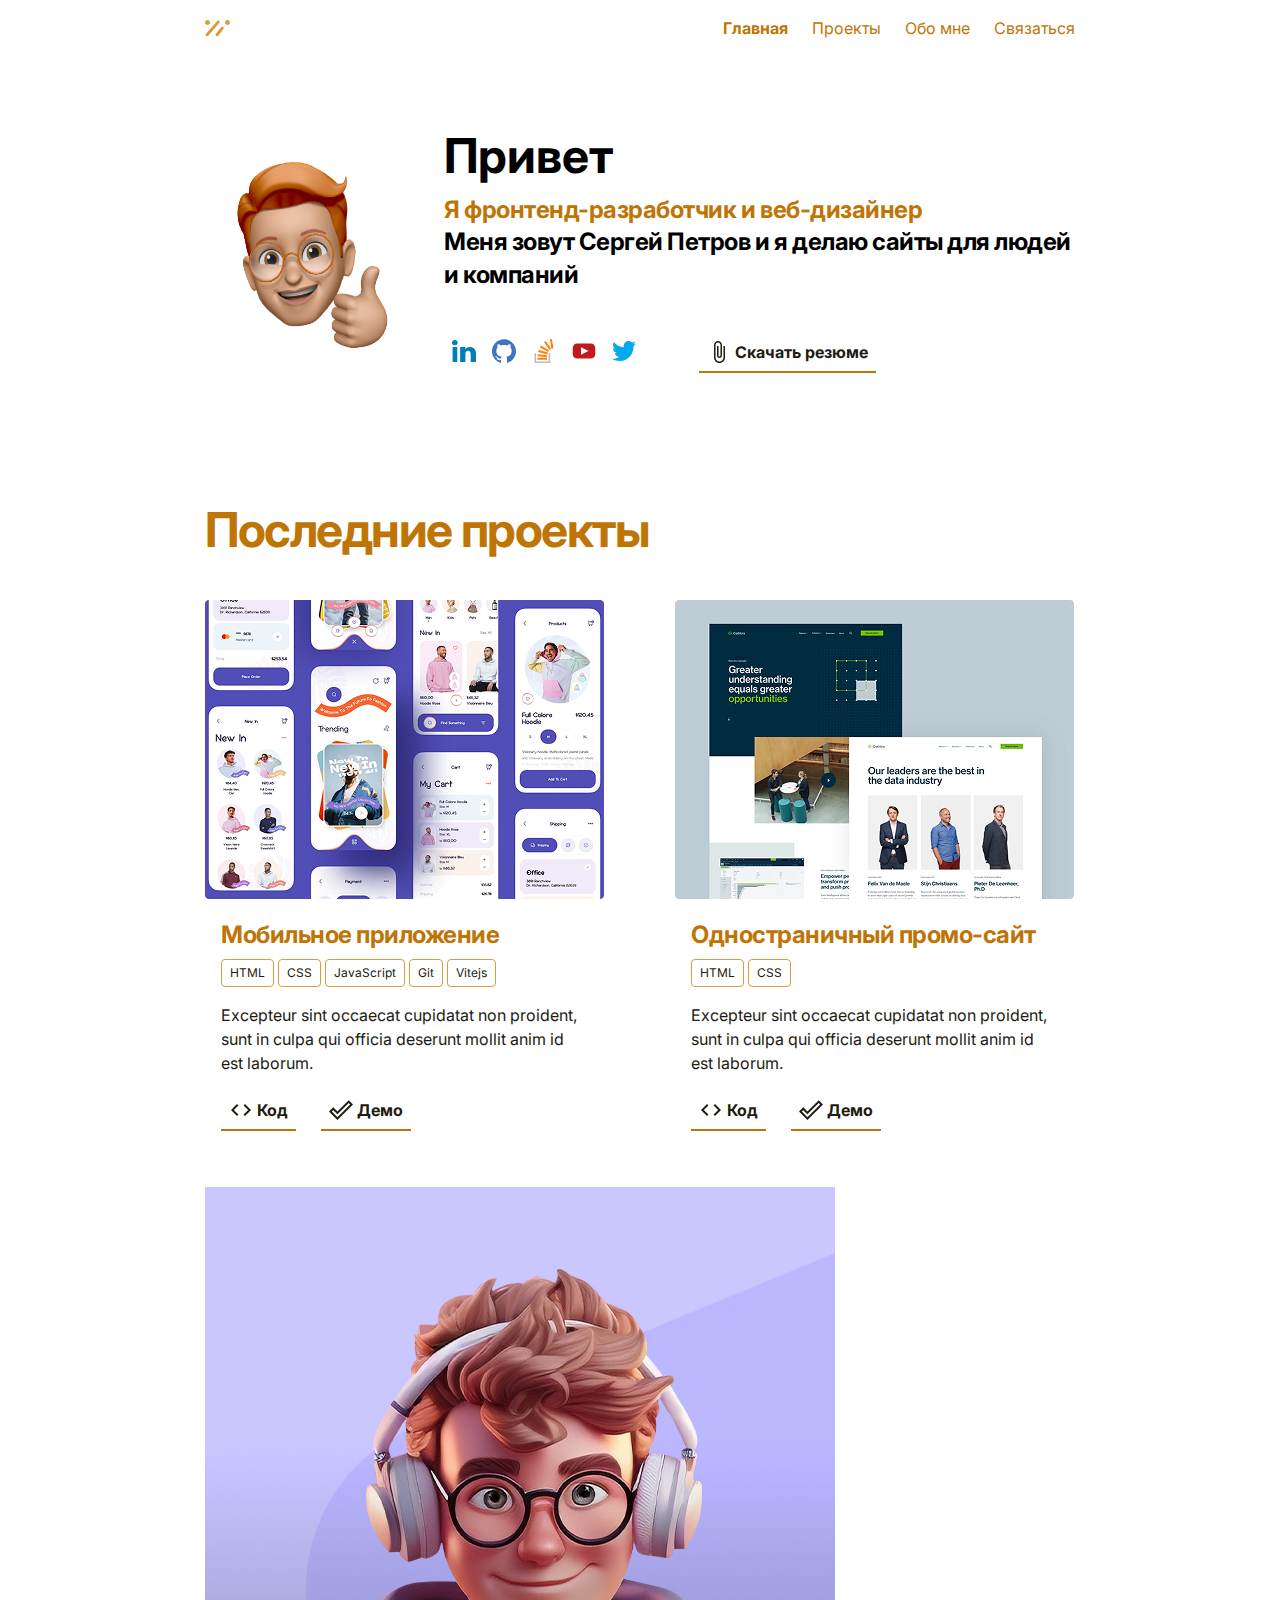
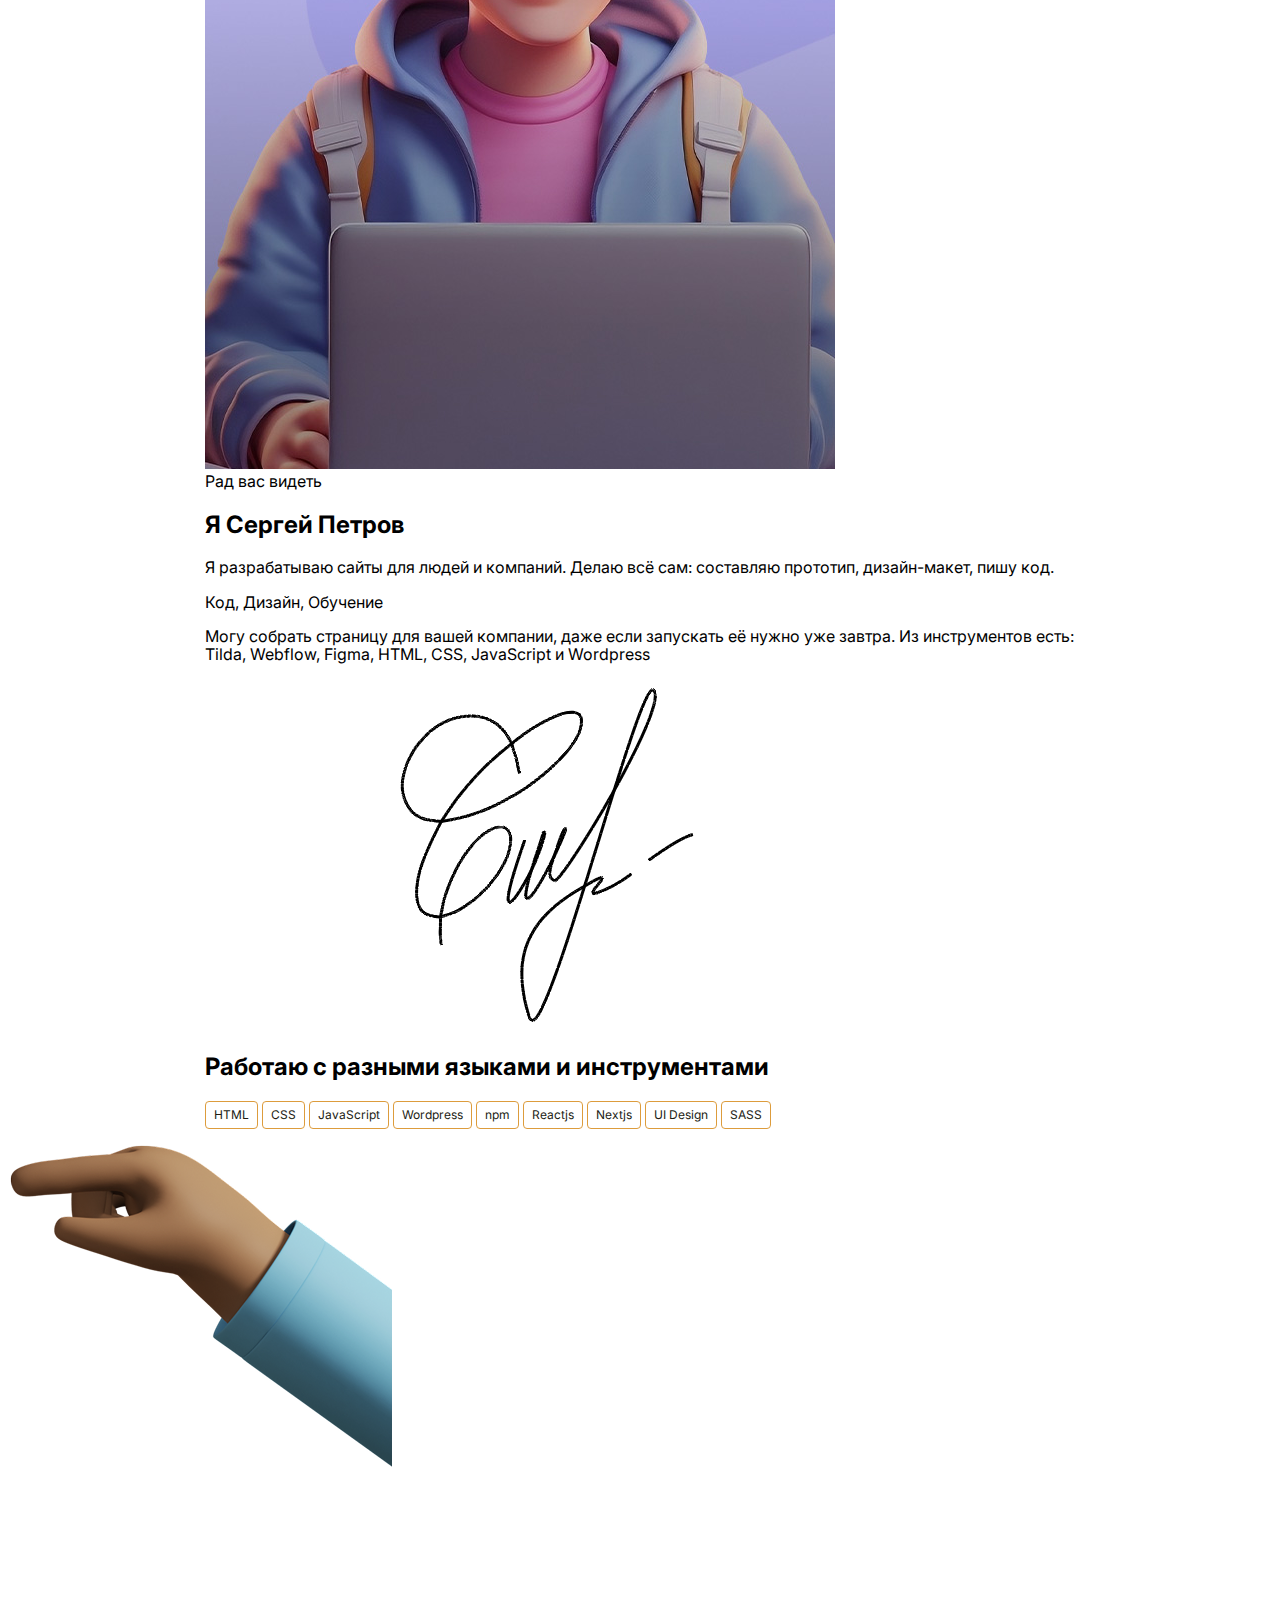
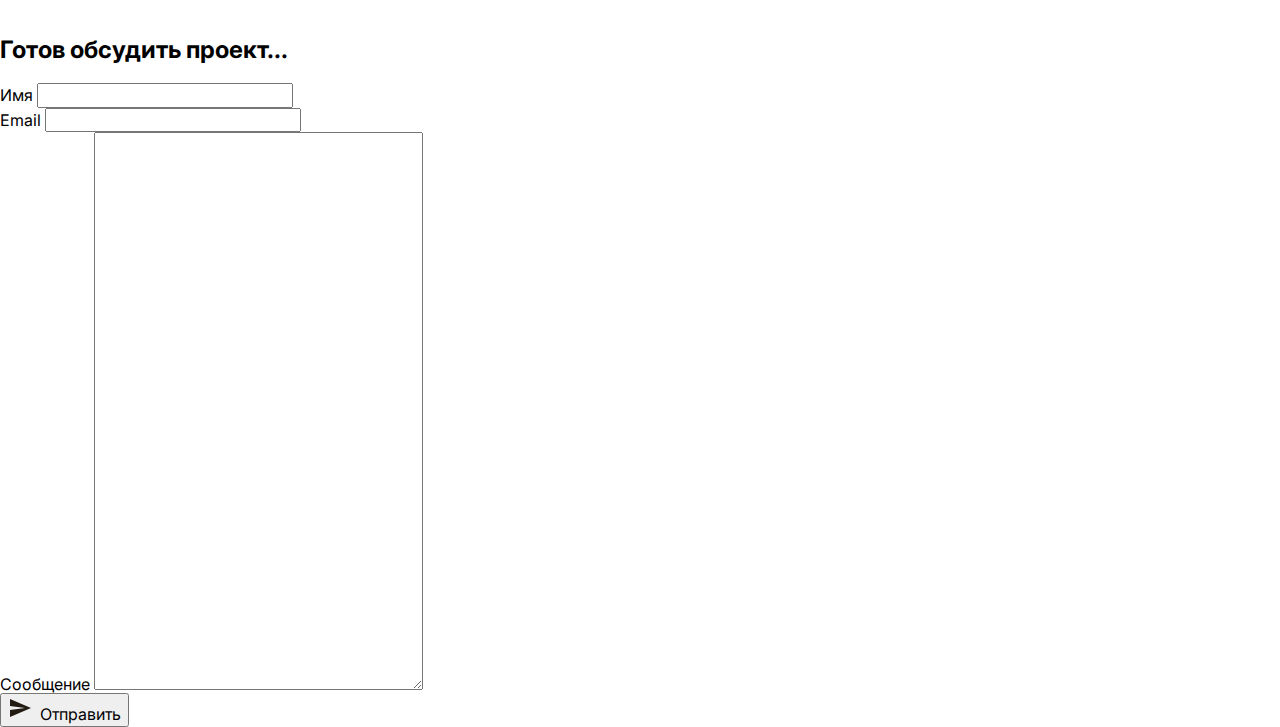
<file: index.html>
<!DOCTYPE html>
<html lang="ru">
  <head>
    <meta charset="UTF-8" />
    <meta name="viewport" content="width=device-width, initial-scale=1.0" />
    <title>Сергей Петров - сайт-портфолио</title>
    <link rel="stylesheet" href="./css/normalize.css" />
    <link rel="stylesheet" href="./css/style.css" />
    <link rel="preconnect" href="https://fonts.googleapis.com" />
    <link rel="preconnect" href="https://fonts.gstatic.com" crossorigin />
    <link
      href="https://fonts.googleapis.com/css2?family=Inter:ital,opsz,wght@0,400,700&display=swap"
      rel="stylesheet"
    />
  </head>
  <body>
    <div class="navbar container">
      <img src="./images/logo.svg" alt="Logo" />
      <nav class="navigation">
        <ul class="nav-list">
          <li class="nav-item"><a href="#main" class="nav-link active">Главная</a></li>
          <li class="nav-item"><a href="#portfolio" class="nav-link">Проекты</a></li>
          <li class="nav-item"><a href="#devoper" class="nav-link">Обо мне</a></li>
          <li class="nav-item"><a href="#feedback" class="nav-link">Связаться</a></li>
        </ul>
      </nav>
    </div>
    <!-- ./navbar -->
    <header class="header container" id="main">
      <img src="./images/avatar.png" alt="avatar" class="header-photo" />
      <!-- /.header photo -->
      <div class="header-txt">
        <strong class="header-strong">Привет</strong>
        <h1 class="header-heading">
          <span class="header-primary"
            >Я фронтенд-разработчик и веб-дизайнер</span
          >
          <br />
          Меня зовут Сергей Петров и я делаю сайты для людей и компаний
        </h1>
        <div class="header-links">
          <ul class="social-list">
            <li class="social-item">
              <a href="" class="social-link"
                ><img
                  src="./images/Icons/linkedin.svg"
                  alt="linkedin"
                  class="social-logo"
              /></a>
            </li>
            <li class="social-item">
              <a href="" class="social-link"
                ><img
                  src="./images/Icons/github.svg"
                  alt="github"
                  class="social-logo"
              /></a>
            </li>
            <li class="social-item">
              <a href="" class="social-link"
                ><img
                  src="./images/Icons/stackoverflow.svg"
                  alt="stackoverflow"
                  class="social-logo"
              /></a>
            </li>
            <li class="social-item">
              <a href="" class="social-link"
                ><img
                  src="./images/Icons/youtube.svg"
                  alt="youtube"
                  class="social-logo"
              /></a>
            </li>
            <li class="social-item">
              <a href="" class="social-link"
                ><img
                  src="./images/Icons/twitter.svg"
                  alt="twitter"
                  class="social-logo"
              /></a>
            </li>
          </ul>
          <a href="./Portfolio/cv.pdf" class="cv-download" download>
            <img
              src="./images/Icons/download.svg"
              alt="download-icon"
              class="cv-icon"
            />
            <span class="cv-text">Скачать резюме</span>
          </a>
        </div>
        <!-- /.header-links -->
      </div>
      <!-- /.header txt -->
    </header>
    <!-- /.header -->

    <section class="portfolio" id="portfolio">
      <div class="container">
        <h2 class="section-heading">Последние проекты</h2>
        <div class="cards">
          <div class="card">
            <img
              src="./Portfolio/image-01.jpg"
              alt="Мобильное приложение"
              class="card-image"
            />
            <div class="card-text-wrapper">
              <h3 class="card-title">Мобильное приложение</h3>
              <ul class="tags">
                <li class="tags-item"><a href="#" class="tag">HTML</a></li>
                <li class="tags-item"><a href="#" class="tag">CSS</a></li>
                <li class="tags-item">
                  <a href="#" class="tag">JavaScript</a>
                </li>
                <li class="tags-item"><a href="#" class="tag">Git</a></li>
                <li class="tags-item"><a href="#" class="tag">Vitejs</a></li>
              </ul>
              <p class="card-text">
                Excepteur sint occaecat cupidatat non proident, sunt in culpa
                qui officia deserunt mollit anim id est laborum.
              </p>
              <div class="card-buttons">
                <a href="#" class="card-button">
                  <img
                    src="./images/Icons/code.svg"
                    alt="code icon"
                    class="card-button-icon"
                  />
                  <span class="card-button-text">Код</span>
                </a>
                <a href="#" class="card-button">
                  <img
                    src="./images/Icons/check.svg"
                    alt="check icon"
                    class="card-button-icon"
                  />
                  <span class="card-button-text">Демо</span>
                </a>
              </div>
            </div>
          </div>
          <!-- /.card -->
          <div class="card">
            <img
              src="./Portfolio/image-02.jpg"
              alt="Одностраничный промо-сайт"
              class="card-image"
            />
            <div class="card-text-wrapper">
              <h3 class="card-title">Одностраничный промо-сайт</h3>
              <ul class="tags">
                <li class="tags-item"><a href="#" class="tag">HTML</a></li>
                <li class="tags-item"><a href="#" class="tag">CSS</a></li>
              </ul>
              <p class="card-text">
                Excepteur sint occaecat cupidatat non proident, sunt in culpa
                qui officia deserunt mollit anim id est laborum.
              </p>
              <div class="card-buttons">
                <a href="#" class="card-button">
                  <img
                    src="./images/Icons/code.svg"
                    alt="code icon"
                    class="card-button-icon"
                  />
                  <span class="card-button-text">Код</span>
                </a>
                <a href="#" class="card-button">
                  <img
                    src="./images/Icons/check.svg"
                    alt="check icon"
                    class="card-button-icon"
                  />
                  <span class="card-button-text">Демо</span>
                </a>
              </div>
            </div>
          </div>
          <!-- /.card -->
        </div>
        <!-- /.cards -->
      </div>
    </section>
    <!-- /.portfolio -->
    <section class="devoper container" id="devoper">
      <img
        src="./images/developer-photo.jpg"
        alt="Сергей Петров"
        class="developer-photo"
      />
      <div class="developer-about">
        <span class="developer-hello">Рад вас видеть</span>
        <h2 class="devoloper-title">Я Сергей Петров</h2>
        <p class="developer-text">
          Я разрабатываю сайты для людей и компаний. Делаю всё сам: составляю
          прототип, дизайн-макет, пишу код.
        </p>
        <span class="motto">Код, Дизайн, Обучение</span>
        <p class="developer-text">
          Могу собрать страницу для вашей компании, даже если запускать её нужно
          уже завтра. Из инструментов есть: Tilda, Webflow, Figma, HTML, CSS,
          JavaScript и Wordpress
        </p>
        <img
          src="./images/sign.png"
          alt="Подпись: Сергей Иванов"
          class="developer-sign"
        />
      </div>
      <!-- /.developer-about -->
    </section>
    <!-- /.devoper container -->
    <section class="skills container" id="skills">
      <h2 class="skills-title">Работаю с разными языками и инструментами</h2>
      <ul class="tags">
        <li class="tags-item"><a href="#" class="tag">HTML</a></li>
        <li class="tags-item"><a href="#" class="tag">CSS</a></li>
        <li class="tags-item"><a href="#" class="tag">JavaScript</a></li>
        <li class="tags-item"><a href="#" class="tag">Wordpress</a></li>
        <li class="tags-item"><a href="#" class="tag">npm</a></li>
        <li class="tags-item"><a href="#" class="tag">Reactjs</a></li>
        <li class="tags-item"><a href="#" class="tag">Nextjs</a></li>
        <li class="tags-item"><a href="#" class="tag">UI Design</a></li>
        <li class="tags-item"><a href="#" class="tag">SASS</a></li>
      </ul>
    </section>
    <!-- /.skills -->
    <section class="feedback" id="feedback">
      <img src="./images/hand.png" alt="hand" class="feedback-hand" />
      <div class="form-container">
        <h2 class="feedback-title">Готов обсудить проект...</h2>
        <form action="#" class="form">
          <div class="input-group">
            <label for="userName" class="input-label">Имя</label>
            <input id="userName" name="client_name" type="text" class="input" />
          </div>
          <!-- /.input-group -->
          <div class="input-group">
            <label for="userEmail" class="input-label">Email</label>
            <input id="userEmail" name="client_email" type="text" class="input" />
          </div>
          <!-- /.input-group -->
          <div class="input-group">
            <label for="userMessage" class="input-label">Сообщение</label>
            <textarea
              id="userMessage" name="client_message"
              cols="30"
              rows="30"
              class="input textarea"
            ></textarea>
          </div>
          <!-- /.input-group -->
          <div class="button-group">
            <button type="submit" class="submit-button">
              <img
                src="./images/Icons/send.svg"
                alt="send-icon"
                class="cv-icon"
              />
              <span class="cv-text">Отправить</span>
            </button>
          </div>
        </form>
      </div>
    </section>
    <!-- /.feedback -->
     <script src="./js/main.js"></script>
  </body>
</html>
</file>
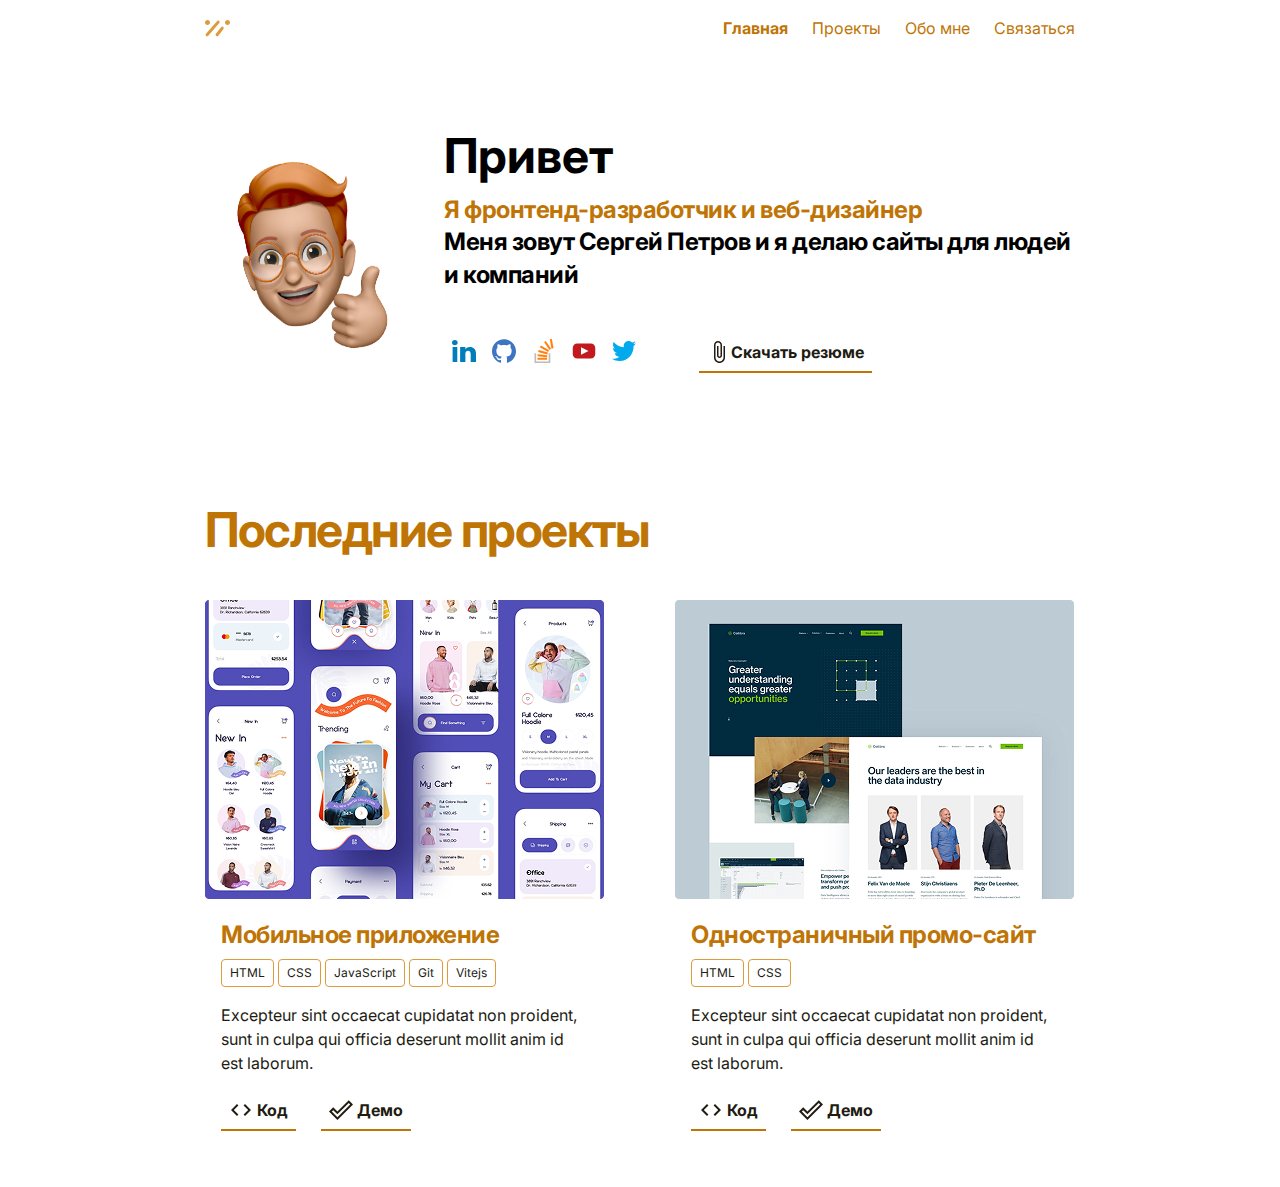
<file: images/index.html>
<!DOCTYPE html>
<html lang="ru">
  <head>
    <meta charset="UTF-8" />
    <meta name="viewport" content="width=device-width, initial-scale=1.0" />
    <title>Сергей Петров - сайт-портфолио</title>
    <link rel="stylesheet" href="./css/normalize.css" />
    <link rel="stylesheet" href="./css/style.css" />
    <link rel="preconnect" href="https://fonts.googleapis.com" />
    <link rel="preconnect" href="https://fonts.gstatic.com" crossorigin />
    <link
      href="https://fonts.googleapis.com/css2?family=Inter:ital,opsz,wght@0,400,700&display=swap"
      rel="stylesheet"
    />
  </head>
  <body>
    <div class="navbar container">
      <img src="./images/logo.svg" alt="Logo" />
      <nav class="navigation">
        <ul class="nav-list">
          <li class="nav-item">
            <a href="#" class="nav-link active">Главная</a>
          </li>
          <li class="nav-item"><a href="#" class="nav-link">Проекты</a></li>
          <li class="nav-item"><a href="#" class="nav-link">Обо мне</a></li>
          <li class="nav-item"><a href="#" class="nav-link">Связаться</a></li>
        </ul>
      </nav>
    </div>
    <!-- ./navbar -->
    <header class="header container">
      <img src="./images/avatar.png" alt="avatar" class="header-photo" />
      <!-- /.header photo -->
      <div class="header-txt">
        <strong class="header-strong">Привет</strong>
        <h1 class="header-heading">
          <span class="header-primary"
            >Я фронтенд-разработчик и веб-дизайнер</span
          >
          <br />
          Меня зовут Сергей Петров и я делаю сайты для людей и компаний
        </h1>
        <div class="header-links">
          <ul class="social-list">
            <li class="social-item">
              <a href="" class="social-link"
                ><img
                  src="./images/Icons/linkedin.svg"
                  alt="linkedin"
                  class="social-logo"
              /></a>
            </li>
            <li class="social-item">
              <a href="" class="social-link"
                ><img
                  src="./images/Icons/github.svg"
                  alt="github"
                  class="social-logo"
              /></a>
            </li>
            <li class="social-item">
              <a href="" class="social-link"
                ><img
                  src="./images/Icons/stackoverflow.svg"
                  alt="stackoverflow"
                  class="social-logo"
              /></a>
            </li>
            <li class="social-item">
              <a href="" class="social-link"
                ><img
                  src="./images/Icons/youtube.svg"
                  alt="youtube"
                  class="social-logo"
              /></a>
            </li>
            <li class="social-item">
              <a href="" class="social-link"
                ><img
                  src="./images/Icons/twitter.svg"
                  alt="twitter"
                  class="social-logo"
              /></a>
            </li>
          </ul>
          <a href="#" class="cv-download" download="">
            <img
              src="./images/Icons/download.svg"
              alt="download-icon"
              class=""
            />
            <span class="cv-text">Скачать резюме</span>
          </a>
        </div>
        <!-- /.header-links -->
      </div>
      <!-- /.header txt -->
    </header>
    <!-- /.header -->

    <section class="portfolio">
      <div class="container">
        <h2 class="section-heading">Последние проекты</h2>
        <div class="cards">
          <div class="card">
            <img
              src="./Portfolio/image  01.jpg"
              alt="Мобильное приложение"
              class="card-image"
            />
            <div class="card-text-wrapper">
              <h3 class="card-title">Мобильное приложение</h3>
            <ul class="tags">
              <li class="tags-item"><a href="#" class="tag">HTML</a></li>
              <li class="tags-item"><a href="#" class="tag">CSS</a></li>
              <li class="tags-item"><a href="#" class="tag">JavaScript</a></li>
              <li class="tags-item"><a href="#" class="tag">Git</a></li>
              <li class="tags-item"><a href="#" class="tag">Vitejs</a></li>
            </ul>
            <p class="card-text">
              Excepteur sint occaecat cupidatat non proident, sunt in culpa qui
              officia deserunt mollit anim id est laborum.
            </p>
            <div class="card-buttons">
              <a href="#" class="card-button">
                <img src="./images/Icons/code.svg" alt="code icon" class="card-button-icon" />
                <span class="card-button-text">Код</span>
                </a>
                <a href="#" class="card-button">
                  <img src="./images/Icons/check.svg" alt="check icon" class="card-button-icon" />
                  <span class="card-button-text">Демо</span>
                </a>
            </div>
            </div>
          </div>
          <!-- /.card -->
           <div class="card">
            <img
              src="./Portfolio/image 02.jpg"
              alt="Одностраничный промо-сайт"
              class="card-image"
            />
            <div class="card-text-wrapper">
              <h3 class="card-title">Одностраничный промо-сайт</h3>
            <ul class="tags">
              <li class="tags-item"><a href="#" class="tag">HTML</a></li>
              <li class="tags-item"><a href="#" class="tag">CSS</a></li>
              
            </ul>
            <p class="card-text">
              Excepteur sint occaecat cupidatat non proident, sunt in culpa qui
              officia deserunt mollit anim id est laborum.
            </p>
            <div class="card-buttons">
              <a href="#" class="card-button">
                <img src="./images/Icons/code.svg" alt="code icon" class="card-button-icon" />
                <span class="card-button-text">Код</span>
                </a>
                <a href="#" class="card-button">
                  <img src="./images/Icons/check.svg" alt="check icon" class="card-button-icon" />
                  <span class="card-button-text">Демо</span>
                </a>
            </div>
            </div>
          </div>
          <!-- /.card -->
        </div>
        <!-- /.cards -->
      </div>
    </section>
    <!-- /.portfolio -->
  </body>
</html>
</file>
<file: css/style.css>
body {
  font-family: "Inter", sans-serif;
}

.container {
  max-width: 870px;
  width: 100%;
  margin: auto;
}

.navbar {
  display: flex;
  align-items: center;
  justify-content: space-between;
}

.nav-list {
  display: flex;
  align-items: center;
  list-style: none;
  padding: 0;
}

.nav-link {
  text-decoration: none;
  color: #bf7506;
  margin-left: 24px;
  font-size: 16px;
  line-height: 150%;
}
.nav-link.active {
  font-weight: 700;
}

.header {
  padding: 70px 0;
  display: flex;
  align-items: center;
}

.header-photo {
  width: 212px;
  height: 240px;
}

.header-txt {
  margin-left: 27px;
}

.header-strong {
  font-weight: 700;
  font-size: 48px;
  line-height: 125%;
}

.header-heading {
  font-weight: 700;
  font-size: 24px;
  line-height: 135%;
  letter-spacing: -0.02em;
  margin-top: 8px;
  margin-bottom: 24px;
}

.header-primary {
  color: #bf7506;
}

.social-list {
  list-style: none;
  padding: 0;
  display: flex;
  align-items: center;
}

.social-link {
  display: inline-block;
  padding: 8px;
}

.header-links {
  display: flex;
  align-items: center;
}

.cv-download {
  display: flex;
  align-items: center;
  padding: 7px 8px;
  margin-left: 55px;
  text-decoration: none;
  font-weight: 700;
  font-size: 16px;
  line-height: 150%;
  color: #211b12;
  border-bottom: 2px solid #bf7506;
}

.cv-icon {
  margin-right: 4px;
}

.section-heading {
  font-weight: 700;
  font-size: 48px;
  line-height: 125%;
  letter-spacing: -0.03em;
  color: #bf7506;
}

.card-text-wrapper {
  padding: 16px;
}

.card {
  max-width: 400px;
  margin-bottom: 40px;
}

.card-title {
  font-weight: 700;
  font-size: 24px;
  line-height: 135%;
  letter-spacing: -0.02em;
  color: #bf7506;
  margin-top: 0;
  margin-bottom: 8px;
}

.card-text {
  font-weight: 400;
  font-size: 16px;
  line-height: 150%;
  color: #211b12;
}

.tags {
  list-style-type: none;
  padding: 0;
  display: flex;
  align-items: center;
  margin-top: 8px;
  margin-bottom: 16px;
}

.tag {
  padding: 4px 8px;
  display: inline-block;
  text-decoration: none;
  font-weight: 400;
  font-size: 12px;
  line-height: 150%;
  color: #211b12;
  background: #fff;
  border: 1px solid #dd9c3c;
  border-radius: 4px;
  margin-right: 4px;
  

}

.card-buttons {
  display: flex;
  align-items: center;
}

.card-button {
  display: flex;
  align-items: center;
  padding: 7px 8px;
  text-decoration: none;
  font-weight: 700;
  font-size: 16px;
  line-height: 150%;
  color: #211b12;
  border-bottom: 2px solid #bf7506;
  margin-right: 25px;
}

.card-button-icon {
  margin-right: 4px;
}

.cards {
  display: flex;
  align-items: flex-start;
  justify-content: space-between;
}
</file>
<file: images/css/style.css>
body {
  font-family: "Inter", sans-serif;
}

.container {
  max-width: 870px;
  width: 100%;
  margin: auto;
}

.navbar {
  display: flex;
  align-items: center;
  justify-content: space-between;
}

.nav-list {
  display: flex;
  align-items: center;
  list-style: none;
  padding: 0;
}

.nav-link {
  text-decoration: none;
  color: #bf7506;
  margin-left: 24px;
  font-size: 16px;
  line-height: 150%;
}
.nav-link.active {
  font-weight: 700;
}

.header {
  padding: 70px 0;
  display: flex;
  align-items: center;
}

.header-photo {
  width: 212px;
  height: 240px;
}

.header-txt {
  margin-left: 27px;
}

.header-strong {
  font-weight: 700;
  font-size: 48px;
  line-height: 125%;
}

.header-heading {
  font-weight: 700;
  font-size: 24px;
  line-height: 135%;
  letter-spacing: -0.02em;
  margin-top: 8px;
  margin-bottom: 24px;
}

.header-primary {
  color: #bf7506;
}

.social-list {
  list-style: none;
  padding: 0;
  display: flex;
  align-items: center;
}

.social-link {
  display: inline-block;
  padding: 8px;
}

.header-links {
  display: flex;
  align-items: center;
}

.cv-download {
  display: flex;
  align-items: center;
  padding: 7px 8px;
  margin-left: 55px;
  text-decoration: none;
  font-weight: 700;
  font-size: 16px;
  line-height: 150%;
  color: #211b12;
  border-bottom: 2px solid #bf7506;
}

.cv-icon {
  margin-right: 4px;
}

.section-heading {
  font-weight: 700;
  font-size: 48px;
  line-height: 125%;
  letter-spacing: -0.03em;
  color: #bf7506;
}

.card-text-wrapper {
  padding: 16px;
}

.card {
  max-width: 400px;
  margin-bottom: 40px;
}

.card-title {
  font-weight: 700;
  font-size: 24px;
  line-height: 135%;
  letter-spacing: -0.02em;
  color: #bf7506;
  margin-top: 0;
  margin-bottom: 8px;
}

.card-text {
  font-weight: 400;
  font-size: 16px;
  line-height: 150%;
  color: #211b12;
}

.tags {
  list-style-type: none;
  padding: 0;
  display: flex;
  align-items: center;
  margin-top: 8px;
  margin-bottom: 16px;
}

.tag {
  padding: 4px 8px;
  display: inline-block;
  text-decoration: none;
  font-weight: 400;
  font-size: 12px;
  line-height: 150%;
  color: #211b12;
  background: #fff;
  border: 1px solid #dd9c3c;
  border-radius: 4px;
  margin-right: 4px;
  

}

.card-buttons {
  display: flex;
  align-items: center;
}

.card-button {
  display: flex;
  align-items: center;
  padding: 7px 8px;
  text-decoration: none;
  font-weight: 700;
  font-size: 16px;
  line-height: 150%;
  color: #211b12;
  border-bottom: 2px solid #bf7506;
  margin-right: 25px;
}

.card-button-icon {
  margin-right: 4px;
}

.cards {
  display: flex;
  align-items: flex-start;
  justify-content: space-between;
}
</file>
